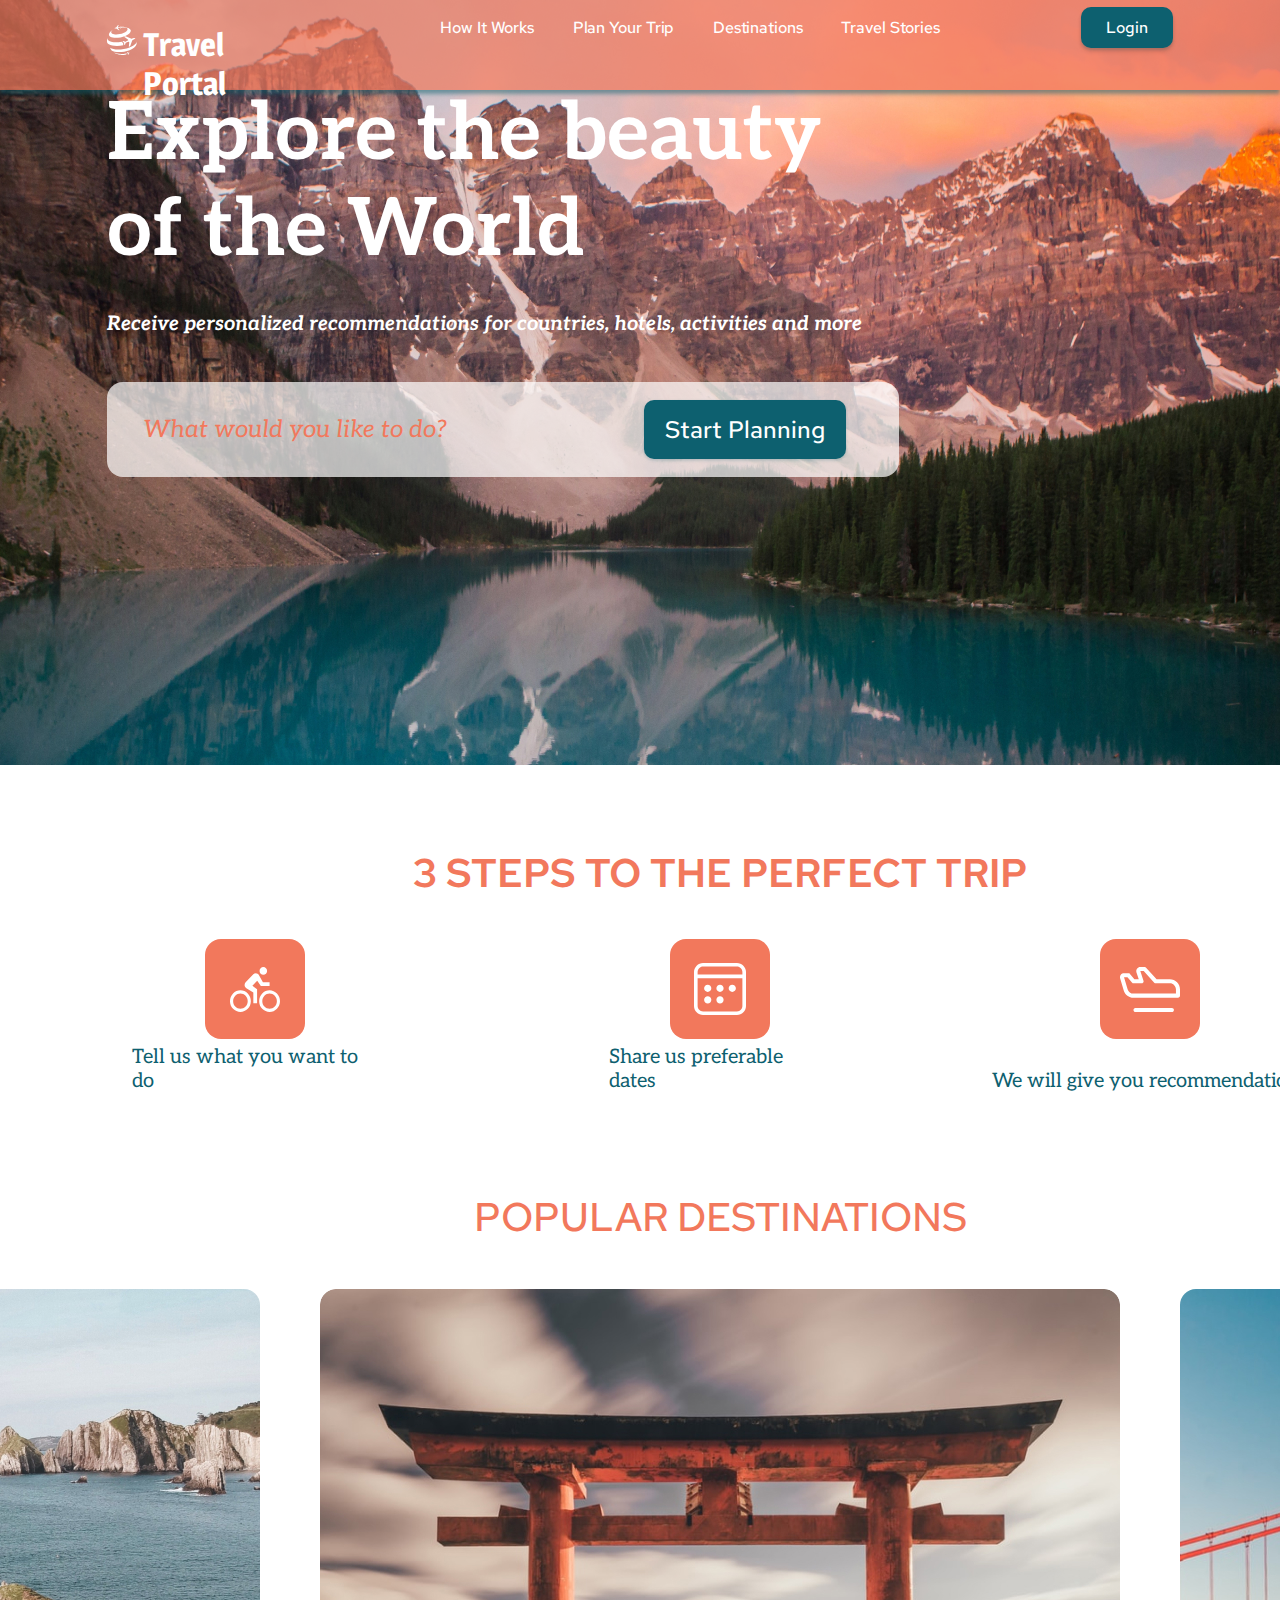
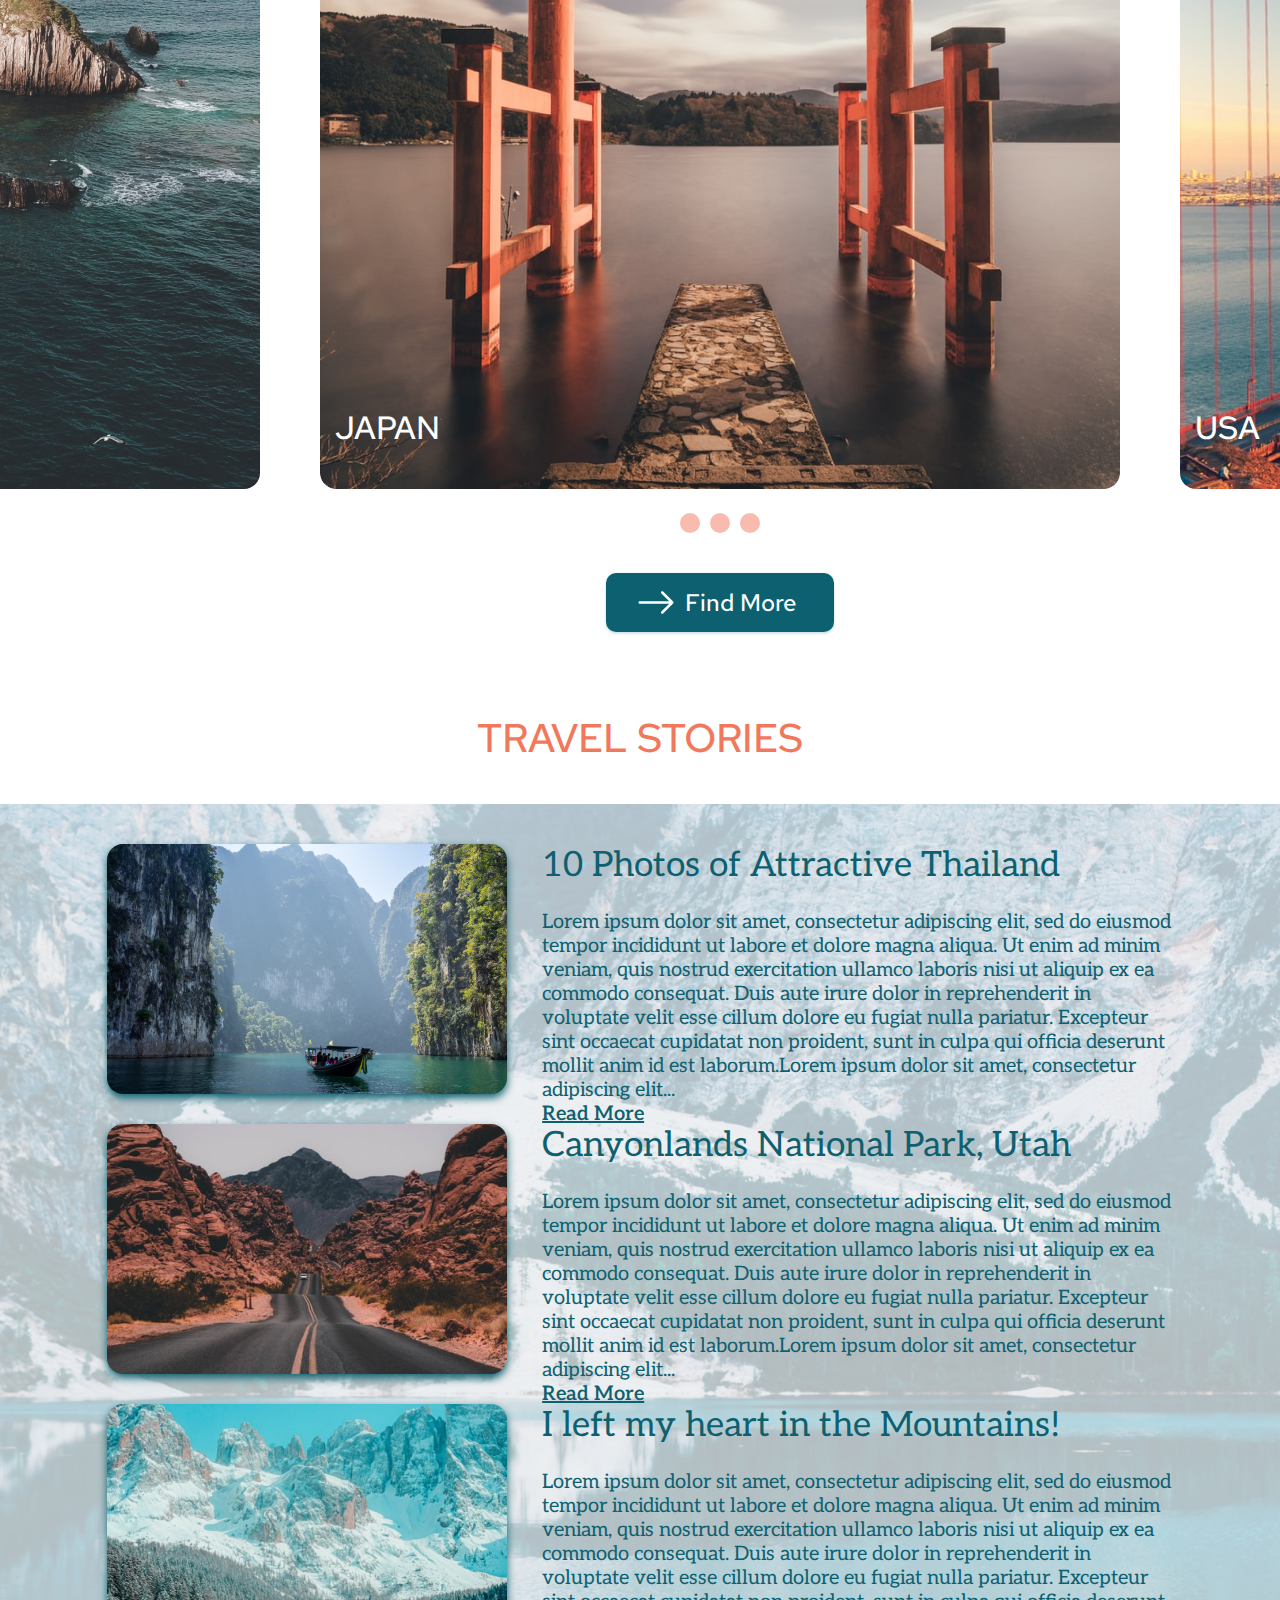
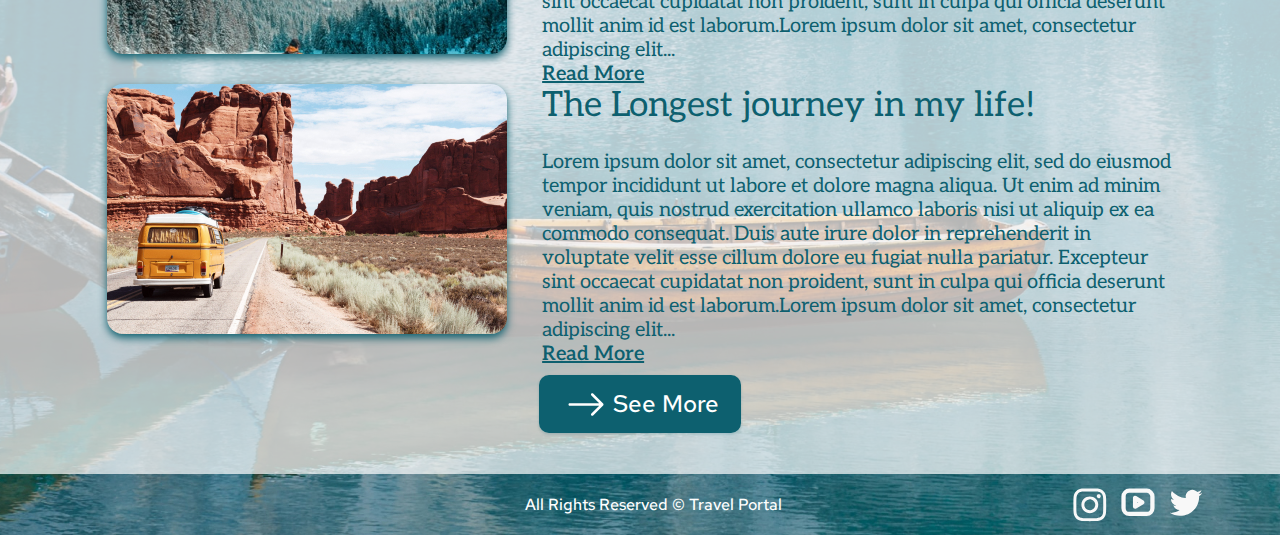
<file: index.html>
<!DOCTYPE html>
<html lang="en">
<head>
    <meta charset="UTF-8">
    <meta http-equiv="X-UA-Compatible" content="IE=edge">
    <meta name="viewport" content="width=device-width, initial-scale=1.0">

  
<link rel="preconnect" href="https://fonts.googleapis.com">
<link rel="preconnect" href="https://fonts.gstatic.com" crossorigin>
<link href="https://fonts.googleapis.com/css2?family=Aleo:ital,wght@0,300;0,400;0,700;1,300;1,400;1,700&family=Magra:wght@400;700&family=Red+Hat+Text:ital,wght@0,300;0,400;0,500;0,600;0,700;1,300;1,400;1,500;1,600;1,700&display=swap" rel="stylesheet">


 <link rel="stylesheet" href="style.css">
<title>Travel Portal</title>
    <link rel="icon" type="image/svg+xml" href="img/svg/logo.svg">
</head>
<body>
    <div class="wrapper">
    <header class="first_bckg">
        <div class="header">
            <div class="container_logo">
            <img src="img/svg/logo.svg" alt="log">
              <div class="title_name">Travel Portal</div>
            </div>
            <nav class="nav_menu">
                <ul class="nav_list">
                    <li class="nav_item"><a href="#plan">How It Works</a></li>
                    <li class="nav_item"><a href="#steps">Plan Your Trip</a></li>
                    <li class="nav_item"><a href="#destinations">Destinations</a></li>
                    <li class="nav_item"><a href="#stories">Travel Stories</a></li>
                    <li class="nav_item_burger"><a href="#">Account</a></li>
                    <li class="nav_item_burger"><a href="#media">Social Media</a></li>
                </ul>

                <div class="header_nav-close">
                    <span class="header_nav-close-line"></span>
                    <span class="header_nav-close-line"></span>
                </div>
            </nav>
            <button class="login" type="button" name="Login">Login</button>
            <div class='wrapper_burger ololo'>
                <div class='header_burger burger'>
                <div class="burger_line burger_line_first"><img src="img/svg/Vectorburger.svg" alt="log"></div>
                <div class="burger_line burger_line_second"><img src="img/svg/Vectorburger.svg" alt="log"></div>
                <div class="burger_line burger_line_third"><img src="img/svg/Vectorburger.svg" alt="log"></div>
             </div> 
        </div>
        <section class="preview">
            <h1 class="prev_title" id="plan">Explore the beauty of the&nbsp;World</h1>
            <p class="prev_subtitle">Receive personalized recommendations for countries, hotels, activities and more</p>
            <form class="planning_form" >
                <input type="search" name="q" class="form_search" placeholder="What would you like to do?">
            <input type="submit" name="submit" class="start_planning" value="Start Planning"></form>
        </section>
    </header>
    <main>
    <div class="second_bckg">
        <section class="steps">
            <h2 class="steps_title" id="steps">3 STEPS TO THE PERFECT TRIP</h2>
            <div class="steps_block">
                <div class="first_block">
                    <div class="step_container"><img class="threestepsicon" src="img/svg/Vectorbike1.svg" alt="cycling"></div>
                    <div class="step_subtitle">Tell us what you want to do</div>
                </div>
                <div class="second_block">
                    <div class="step_container"><img class="threestepsicon" src="img/svg/Vectordate1.svg" alt="calendar"></div>
                    <div class="step_subtitle">Share us preferable dates</div>
                </div>
                <div class="third_block">
                    <div class="step_container"><img class="threestepsicon" src="img/svg/Vectorplane1.svg" alt="plane"></div>
                    <div class="step_subtitle addition">We will give you recommendations</div>
                </div>
            </div>
        </section>
        <section class="destinations">
         <div class="destination_title"><h2 id="destinations">POPULAR DESTINATIONS</h2></div> 
        <div class="destination_wrapper">  
            <div class="dest_pic"><img class="location_pic" src="img/destination1.jpg" alt="Spain">
            <span class="location_title_spain">SPAIN</span></div>
            <div class="dest_pic" id="middle_pic"><img class="location_pic" src="img/destin2.jpg" alt="Japan"><span class="location_title">JAPAN</span></div>
            <div class="dest_pic"><img class="location_pic" src="img/destination3.jpg" alt="USA"><span class="location_title">USA</span></div>
        
        <div class="arrows">
            <div class="arrow_back"><img class="button_arrow" src="img/svg/Vectorarrow_1.svg" alt="arrow"></div>
            <div class="arrow_forward"><img class="button_arrow" src="img/svg/Vectorarrow_2.svg" alt="arrow"></div>
        </div>
    </div> 
        <div class="button_cont">
            <button class="dot"></button>
            <button class="dot" id="centraldot"></button>
            <button class="dot"></button>
        </div>
        <button class="find_more_button"><img class="arrow" src="img/svg/Vectorsee_more.svg" alt="arrow_icon"><span class="find_more_title">Find More</span></button>
       
        </section>
    </div>
    </main>
    <div class="bckg_wrapper"><div class="third_bckg">
        <div class="blurry_page">
            <section class="stories">
                <h2 class="story_title" id="stories">TRAVEL STORIES</h2>
                <ul class="stories_list">
                    <li class="story_block"><img class="story_pic" src="img/stories_first.jpg" alt="story road"><div class="story_text_wrapper"><h3 class="story_subtitle">10 Photos of Attractive Thailand</h3><p class="story_text">Lorem ipsum dolor sit amet, consectetur adipiscing elit, sed do eiusmod tempor incididunt ut labore et dolore magna aliqua. Ut enim ad minim veniam, quis nostrud exercitation ullamco laboris nisi ut aliquip ex ea commodo consequat. Duis aute irure dolor in reprehenderit in voluptate velit esse cillum dolore eu fugiat nulla pariatur. Excepteur sint occaecat cupidatat non proident, sunt in culpa qui officia deserunt mollit anim id est laborum.Lorem ipsum dolor sit amet, consectetur adipiscing elit... </p><a class="read_more" href="">Read More</a></div></li>
                    <li class="story_block"><img class="story_pic" src="img/nation_park.jpg" alt="story park"><div class="story_text_wrapper"><h3 class="story_subtitle">Canyonlands National Park, Utah</h3><p class="story_text">Lorem ipsum dolor sit amet, consectetur adipiscing elit, sed do eiusmod tempor incididunt ut labore et dolore magna aliqua. Ut enim ad minim veniam, quis nostrud exercitation ullamco laboris nisi ut aliquip ex ea commodo consequat. Duis aute irure dolor in reprehenderit in voluptate velit esse cillum dolore eu fugiat nulla pariatur. Excepteur sint occaecat cupidatat non proident, sunt in culpa qui officia deserunt mollit anim id est laborum.Lorem ipsum dolor sit amet, consectetur adipiscing elit... </p><a class="read_more" href="">Read More</a></div></li>
                    <li class="story_block"><img class="story_pic" src="img/mountains.jpg" alt="story mountains"><div class="story_text_wrapper"><h3 class="story_subtitle">I left my heart in the Mountains!</h3><p class="story_text">Lorem ipsum dolor sit amet, consectetur adipiscing elit, sed do eiusmod tempor incididunt ut labore et dolore magna aliqua. Ut enim ad minim veniam, quis nostrud exercitation ullamco laboris nisi ut aliquip ex ea commodo consequat. Duis aute irure dolor in reprehenderit in voluptate velit esse cillum dolore eu fugiat nulla pariatur. Excepteur sint occaecat cupidatat non proident, sunt in culpa qui officia deserunt mollit anim id est laborum.Lorem ipsum dolor sit amet, consectetur adipiscing elit... </p><a class="read_more" href="">Read More</a></div></li>
                    <li class="story_block"><img class="story_pic" src="img/truck.jpg" alt="story truck"><div class="story_text_wrapper"><h3 class="story_subtitle">The Longest journey in my life!</h3><p class="story_text">Lorem ipsum dolor sit amet, consectetur adipiscing elit, sed do eiusmod tempor incididunt ut labore et dolore magna aliqua. Ut enim ad minim veniam, quis nostrud exercitation ullamco laboris nisi ut aliquip ex ea commodo consequat. Duis aute irure dolor in reprehenderit in voluptate velit esse cillum dolore eu fugiat nulla pariatur. Excepteur sint occaecat cupidatat non proident, sunt in culpa qui officia deserunt mollit anim id est laborum.Lorem ipsum dolor sit amet, consectetur adipiscing elit... </p><a class="read_more" href="">Read More</a></div></li>
                    <li class="story_block_mobile"><img class="story_pic" src="img/Rectangle 15mobile1.jpg" alt="story road"><div class="story_text_wrapper"><h3 class="story_subtitle">10 Photos of Attractive Thailand</h3><p class="story_text">Lorem ipsum dolor sit amet, consectetur adipiscing elit, sed do eiusmod tempor incididunt ut labore et dolore magna aliqua. Ut enim ad minim veniam, quis nostrud exercitation ullamco laboris nisi ut aliquip ex ea commodo consequat. Duis aute irure dolor in reprehenderit in voluptate velit esse cillum dolore eu fugiat nulla.Lorem ipsum dolor sit a... </p><a class="read_more" href="">Read More</a></div></li>
                    <li class="story_block_mobile"><img class="story_pic" src="img/Rectangle 16mobile_2.jpg" alt="story park"><div class="story_text_wrapper"><h3 class="story_subtitle">Canyonlands National Park, Utah</h3><p class="story_text">Lorem ipsum dolor sit amet, consectetur adipiscing elit, sed do eiusmod tempor incididunt ut labore et dolore magna aliqua. Ut enim ad minim veniam, quis nostrud exercitation ullamco laboris nisi ut aliquip ex ea commodo consequat. Duis aute irure dolor in reprehenderit in voluptate velit esse cillum dolore eu fugiat nulla.Lorem ipsum dolor sit a... </p><a class="read_more" href="">Read More</a></div></li>
                    <li class="story_block_mobile"><img class="story_pic" src="img/Rectangle 27mobile_3.jpg" alt="story mountains"><div class="story_text_wrapper"><h3 class="story_subtitle">I left my heart in the Mountains!</h3><p class="story_text">Lorem ipsum dolor sit amet, consectetur adipiscing elit, sed do eiusmod tempor incididunt ut labore et dolore magna aliqua. Ut enim ad minim veniam, quis nostrud exercitation ullamco laboris nisi ut aliquip ex ea commodo consequat. Duis aute irure dolor in reprehenderit in voluptate velit esse cillum dolore eu fugiat nulla.Lorem ipsum dolor sit a... </p><a class="read_more" href="">Read More</a></div></li>
                    <li class="story_block_mobile"><img class="story_pic" src="img/Rectangle 17mobile_4.jpg" alt="story truck"><div class="story_text_wrapper"><h3 class="story_subtitle">The Longest journey in my life!</h3><p class="story_text">Lorem ipsum dolor sit amet, consectetur adipiscing elit, sed do eiusmod tempor incididunt ut labore et dolore magna aliqua. Ut enim ad minim veniam, quis nostrud exercitation ullamco laboris nisi ut aliquip ex ea commodo consequat. Duis aute irure dolor in reprehenderit in voluptate velit esse cillum dolore eu fugiat nulla.Lorem ipsum dolor sit a... </p><a class="read_more" href="">Read More</a></div></li>
                </ul>
                <button class="see_more_button"><img class="arrow" src="img/svg/Vectorsee_more.svg" alt="arrow icon"><span class="see_more_title">See More</span></button>
            </section>
        </div>
        <footer class="footer">
            <div class="footer_title">All Rights Reserved &#169; Travel Portal</div>
                <ul class="footer_block" id="media">
                    <li class="media" id="inst"><a href="https://github.com/k3ttrin" target="a_bl"><img class="media_image" src="img/svg/insta.svg" alt="instagram"></a></li>
                    <li class="media" id="you"><a href="https://rs.school/js-stage0/" target="a_bl"><img class="media_image" src="img/svg/youtube.svg" alt="youtube"></a></li>
                    <li class="media" id="twit"><a href="https://github.com/k3ttrin" target="a_bl"><img class="media_image" src="img/svg/twitter.svg" alt="twitter"></a></li>
                </ul>
        </footer>
    </div>
</div>
</div>
</body>
<script src="index.js"></script>

</html>
</file>
<file: style.css>
/*! normalize.css v8.0.1 | MIT License | github.com/necolas/normalize.css */

/* Document
   ========================================================================== */

/**
 * 1. Correct the line height in all browsers.
 * 2. Prevent adjustments of font size after orientation changes in iOS.
 */

 html {
    line-height: 1.15; /* 1 */
    -webkit-text-size-adjust: 100%; /* 2 */
    
  }
  
  /* Sections
     ========================================================================== */
  
  /**
   * Remove the margin in all browsers.
   */
  
  body {
    margin: 0;
  }
  
  /**
   * Render the `main` element consistently in IE.
   */
  
  main {
    display: block;
  }
  
  /**
   * Correct the font size and margin on `h1` elements within `section` and
   * `article` contexts in Chrome, Firefox, and Safari.
   */
  
  h1 {
    font-size: 2em;
    margin: 0.67em 0;
  }
  
  /* Grouping content
     ========================================================================== */
  
  /**
   * 1. Add the correct box sizing in Firefox.
   * 2. Show the overflow in Edge and IE.
   */
  
  hr {
    box-sizing: content-box; /* 1 */
    height: 0; /* 1 */
    overflow: visible; /* 2 */
  }
  
  /**
   * 1. Correct the inheritance and scaling of font size in all browsers.
   * 2. Correct the odd `em` font sizing in all browsers.
   */
  
  pre {
    font-family: monospace, monospace; /* 1 */
    font-size: 1em; /* 2 */
  }
  
  /* Text-level semantics
     ========================================================================== */
  
  /**
   * Remove the gray background on active links in IE 10.
   */
  
  a {
    background-color: transparent;
  }
  
  /**
   * 1. Remove the bottom border in Chrome 57-
   * 2. Add the correct text decoration in Chrome, Edge, IE, Opera, and Safari.
   */
  
  abbr[title] {
    border-bottom: none; /* 1 */
    text-decoration: underline; /* 2 */
    text-decoration: underline dotted; /* 2 */
  }
  
  /**
   * Add the correct font weight in Chrome, Edge, and Safari.
   */
  
  b,
  strong {
    font-weight: bolder;
  }
  
  /**
   * 1. Correct the inheritance and scaling of font size in all browsers.
   * 2. Correct the odd `em` font sizing in all browsers.
   */
  
  code,
  kbd,
  samp {
    font-family: monospace, monospace; /* 1 */
    font-size: 1em; /* 2 */
  }
  
  /**
   * Add the correct font size in all browsers.
   */
  
  small {
    font-size: 80%;
  }
  
  /**
   * Prevent `sub` and `sup` elements from affecting the line height in
   * all browsers.
   */
  
  sub,
  sup {
    font-size: 75%;
    line-height: 0;
    position: relative;
    vertical-align: baseline;
  }
  
  sub {
    bottom: -0.25em;
  }
  
  sup {
    top: -0.5em;
  }
  
  /* Embedded content
     ========================================================================== */
  
  /**
   * Remove the border on images inside links in IE 10.
   */
  
  img {
    border-style: none;
  }
  
  /* Forms
     ========================================================================== */
  
  /**
   * 1. Change the font styles in all browsers.
   * 2. Remove the margin in Firefox and Safari.
   */
  
  button,
  input,
  optgroup,
  select,
  textarea {
    font-family: inherit; /* 1 */
    font-size: 100%; /* 1 */
    line-height: 1.15; /* 1 */
    margin: 0; /* 2 */
  }
  
  /**
   * Show the overflow in IE.
   * 1. Show the overflow in Edge.
   */
  
  button,
  input { /* 1 */
    overflow: visible;
  }
  
  /**
   * Remove the inheritance of text transform in Edge, Firefox, and IE.
   * 1. Remove the inheritance of text transform in Firefox.
   */
  
  button,
  select { /* 1 */
    text-transform: none;
  }
  
  /**
   * Correct the inability to style clickable types in iOS and Safari.
   */
  
  button,
  [type="button"],
  [type="reset"],
  [type="submit"] {
    -webkit-appearance: button;
  }
  
  /**
   * Remove the inner border and padding in Firefox.
   */
  
  button::-moz-focus-inner,
  [type="button"]::-moz-focus-inner,
  [type="reset"]::-moz-focus-inner,
  [type="submit"]::-moz-focus-inner {
    border-style: none;
    padding: 0;
  }
  
  /**
   * Restore the focus styles unset by the previous rule.
   */
  
  button:-moz-focusring,
  [type="button"]:-moz-focusring,
  [type="reset"]:-moz-focusring,
  [type="submit"]:-moz-focusring {
    outline: 1px dotted ButtonText;
  }
  
  /**
   * Correct the padding in Firefox.
   */
  
  fieldset {
    padding: 0.35em 0.75em 0.625em;
  }

  ::-webkit-scrollbar {
    width: 0;
  }
  /**
   * 1. Correct the text wrapping in Edge and IE.
   * 2. Correct the color inheritance from `fieldset` elements in IE.
   * 3. Remove the padding so developers are not caught out when they zero out
   *    `fieldset` elements in all browsers.
   */
  
  legend {
    box-sizing: border-box; /* 1 */
    color: inherit; /* 2 */
    display: table; /* 1 */
    max-width: 100%; /* 1 */
    padding: 0; /* 3 */
    white-space: normal; /* 1 */
  }
  
  /**
   * Add the correct vertical alignment in Chrome, Firefox, and Opera.
   */
  
  progress {
    vertical-align: baseline;
  }
  
  /**
   * Remove the default vertical scrollbar in IE 10+.
   */
  
  textarea {
    overflow: auto;
  }
  
  /**
   * 1. Add the correct box sizing in IE 10.
   * 2. Remove the padding in IE 10.
   */
  
  [type="checkbox"],
  [type="radio"] {
    box-sizing: border-box; /* 1 */
    padding: 0; /* 2 */
  }
  
  /**
   * Correct the cursor style of increment and decrement buttons in Chrome.
   */
  
  [type="number"]::-webkit-inner-spin-button,
  [type="number"]::-webkit-outer-spin-button {
    height: auto;
  }
  
  /**
   * 1. Correct the odd appearance in Chrome and Safari.
   * 2. Correct the outline style in Safari.
   */
  
  [type="search"] {
    -webkit-appearance: textfield; /* 1 */
    outline-offset: -2px; /* 2 */
  }
  
  /**
   * Remove the inner padding in Chrome and Safari on macOS.
   */
  
  [type="search"]::-webkit-search-decoration {
    -webkit-appearance: none;
  }
  
  /**
   * 1. Correct the inability to style clickable types in iOS and Safari.
   * 2. Change font properties to `inherit` in Safari.
   */
  
  ::-webkit-file-upload-button {
    -webkit-appearance: button; /* 1 */
    font: inherit; /* 2 */
  }
  
  /* Interactive
     ========================================================================== */
  
  /*
   * Add the correct display in Edge, IE 10+, and Firefox.
   */
  
  details {
    display: block;
  }
  
  /*
   * Add the correct display in all browsers.
   */
  
  summary {
    display: list-item;
  }
  
  /* Misc
     ========================================================================== */
  
  /**
   * Add the correct display in IE 10+.
   */
  
  template {
    display: none;
  }
  
  /**
   * Add the correct display in IE 10.
   */
  
  [hidden] {
    display: none;
  }

  
  
  html {
    scroll-behavior: smooth;
    
    }
    body{
      max-width:1440px;
      margin:0 auto;
    }
    
    .wrapper {
     display: flex; 
    flex-direction: column;
    justify-content:center;
     max-height: 3735px;
     margin: auto;
     }
    
    .first_bckg {background-image: url(img/bg1.jpg);flex-direction: column;height: 765px;display: flex;justify-content: flex-start;background-color: #464646;background-position: center center;background-repeat: no-repeat;background-size: cover;}
    
    .header {
     max-width: 1440px;
        height: 90px;
        background-color: #F2785CB2;
        box-shadow: 0px 4px 4px rgba(13, 96, 111, 0.5);
        display: flex;
        flex-direction: row;
        flex-wrap: wrap;
        justify-content: flex-start;
    }
    
    .wrapper_burger {
      display: flex;
      flex-direction: column;
      position: relative;
      align-self:center;
    }
    .header_burger {
      display: none;
    
    }
    .burger_line {
      display: flex;
      flex-direction: column;
      margin-bottom: 4px;
      
    }
    
    .container_logo {
      display: flex;
      flex-direction: row;  
      margin-top: 25px;
      margin-left: 8.35%;
      width: 14.9%;
      height: 30px;
    }
    
    
    .title_name {
        font-family: 'Magra';
        font-style: normal;
        font-weight: 600;
        font-size: 32px;
        line-height: 39px;
        color: white;
        margin: auto 0; 
        margin-left: 3.4%;
    }
    
    .nav_menu {  
        display: flex;
        align-self: center; 
        justify-content: flex-start; 
        align-items: center;
        width: 37.6%;
        height: 21px;
        margin-left: 11.14%;
       
    }
    
    .nav_list {
        display: flex;
        flex-direction: row;
        word-wrap:initial;
        justify-content: stretch;
        width: 100%; 
        padding: 0;
        margin: 0;
    }
    .nav_list a:hover{ color:#0D606F;
    }
        
    
    .nav_list a {
      text-decoration:none;
      color: white;
    }
    
    .nav_item, .nav_item_burger {
        font-family: 'Red Hat Text';
        font-style: normal;
        font-weight: 500;
        font-size: 16px;
        width: 150px;
        margin: 0;
        display: flex;
        color: white;
        line-height: 21px;
        letter-spacing: -.09px;
        padding-right: 8%;
        white-space: nowrap;
    }
    .nav_item_burger{ 
      display:none;
      }
    
    .login { 
        font-family: 'Red Hat Text';
        cursor: pointer;
        text-align: center;
        font-style: normal;
        font-weight: 500;
        font-size: 16px;
        line-height: 21px;
        background-color: #0D606F;
        color: white;
        height: 41px;
        width: 7.15%;
        align-self: center;
        margin-left: 12.5%;
        border:none;
        box-shadow: 0px 4px 4px rgba(0, 0, 0, 0.1), 0px 2px 3px rgba(17, 97, 113, 0.2);
        border-radius: 10px;
    }
    
    .login:hover {
        background-color: rgb(19, 48, 54); 
        color: white;
        border: 5px #0D606F;
    }
    
    .login:active {
      color: rgb(51,51,51);
      border: 1px solid rgb(204,204,204);
      background: rgb(209, 220, 223) linear-gradient(rgb(238,238,238), rgb(224,224,224));
      /* box-shadow: 0 1px 2px rgba(0,0,0,.1) inset; */
    }
    
    .preview {
        display: flex;
        flex-direction: column;
        position: relative;
        width: 61.94%;
        height: 422px;
        top: 32px;
        left: 8.33%;
        
    }
    
    .prev_title {
        font-family: "Aleo";
        font-style: normal;
        font-weight: 700;
        font-size: 80px;
        line-height: 96px;
        margin: 0 0 33.2px;
        color: white;
    }
    
    .prev_subtitle {
        font-family: "Aleo";
        font-style: oblique;
        font-weight: 700;
        font-size: 20px;
        line-height: 24px;
        margin: 0;
        margin-bottom: 46px;
        color: white;
    }
    .planning_form {  
        display: flex;
        background: rgba(255, 255, 255, 0.7);
        border: none;
        border-radius: 16px;
        width: 100%;
        height: 95px;
        padding: 0;
      
    }
    
    .form_search {
        border: none;
        padding-left: 4.6%;
        color: #F2785C;
        font-size: 24px; 
        width:62.7%;
        font-family: 'Aleo';
        font-style: italic;
        background-color: #ffffff00;
    }
    
    input[type="search"].form_search::-webkit-input-placeholder {
        font-family: 'Aleo';
        font-style: italic;
        color: #F2785C;
        font-size: 24px;
    
    }
    
    input[type="search"]:focus {  
    font-size: 44px;
      border: none;
      outline:none;
    
    }
    input::-webkit-input-placeholder       
    {opacity: 1; transition: opacity 0.4s ease;}
    input:focus::-webkit-input-placeholder 
    {opacity: 0; transition: opacity 0.4s ease;}
    
    input::-webkit-search-cancel-button {
        appearance: none;
      }
    
    .start_planning { 
        font-family: 'Red Hat Text';
        font-style: normal;
        font-weight: 500;
        font-size: 24px;
        line-height: 32px;
        width: 25.56%;
        height: 59px;
        align-self: center;
        background: #0D606F;
        border: none;
        box-shadow: 0px 0px 3px rgba(13, 96, 111, 0.08), 0px 2px 3px rgba(13, 96, 111, 0.16);
        border-radius: 10px;
        position: relative;
        left: 5.04%;
        color: white;
    
    }
    .searchsubmit:active, .findmorebutton:active, .seemorebutton:active {
        box-shadow: 0 1px 2px rgba(0,0,0,.1) inset;
        opacity: 0.7;
        color: rgb(204,204,205);
        border: 1px solid rgb(204,204,205);
       
    }
    .start_planning:hover, .find_more_button:hover, .see_more_button:hover {
        transform: scale(1.05);
    }
    
    
    
    .second_bckg {
    display: flex;
    flex-direction: column;
    justify-content:flex-start;
    background-color: white;
    width: 1440px;
    height: 1639px;  
    }
    
    .steps {
        display: flex;
        flex-direction: column;
        justify-content: space-between;
        width: 81.736%;
        height: 247px;
        margin: 0 auto;
        margin-top: 81px;
    }
    
    .steps_title {
    padding: 0;
    margin: 0;
    font-family: 'Red Hat Text';
    font-style: normal;
    font-weight: 600;
    font-size: 40px;
    line-height: 53px;
    color: #F2785C;
    text-align: center;
    }
    
    .steps_block {
        display: flex;
        flex-direction: row;
        justify-content: space-between;
        width: 100%;
        height: 154px;
        }
    
    .first_block {
        display: flex;
        flex-direction: column;
        justify-content: space-between;
        width: 20.99%;
        height: 154px;
    }
    
    .second_block {
        display: flex;
        flex-direction: column;
        justify-content: space-between;
        position: relative;
        width: 18.86%;
        height: 154px;
        left: 3%;
    }
    
    .third_block {
        display: flex;
        flex-direction: column;
        justify-content: space-between;
        width: 26.93%;
        height: 154px;
    }
    
    .step_container {
        display: flex;
        align-items: center;
        justify-content: center;
        width: 100px;
        height: 100px;
        align-self: center;
        background-color: #F2785C;
        border-radius: 16px;
    }
    
    .step_subtitle {
        color: #0D606F;
        position: relative;
        font-family: 'Aleo';
        font-style: normal;
        font-weight: 400;
        font-size: 20px;
        line-height: 24px;
    }
    
    .destination_title h2{
        font-family: 'Red Hat Text';
        font-style: normal;
        font-weight: 500;
        font-size: 40px;
        line-height: 53px;  
        text-align: center;
        color: #F2785C;
        margin-top: 97px;
        margin-bottom: 46px;
        padding: 0;   
    }
    
    .destination_wrapper { 
        display: inline-flex;
        flex-direction: row;
        justify-content: center;
        width: 100%;
        height: 800px;
        overflow: hidden;
        margin: 0;
    }
    
    .destin_pic {    
        flex-shrink: 0;
        width: 55.56%;
        height: 800px;
    }
    
    #middle_pic {
        margin:0 60px;
    }
    
    .location_pic {
        border-radius: 16px;
    }
    
    .location_title {
    color: #FFFFFF;
    margin-left: 15px;
    position: relative;
    font-family: 'Red Hat Text';
    font-style: normal;
    font-weight: 500;
    font-size: 32px;
    line-height: 42px;
    top: -86.5px;
    }
    
    .button_cont {
      height: 20px;
      width: 80px;   
      display: flex;
      flex-direction: row;
      justify-content: space-between;
      margin-top: 20px;
       margin-left: auto;
      margin-right: auto;
  }
  
  .dot {
  background: rgba(242, 120, 92, 0.5);
  flex-grow: 0;
  width: 20px;
  height: 20px;
  border: none;
  border-radius: 50%;
  }
  
    .dot:hover {
        transform: scale(1.1);
    }
    
    .dot:focus{
        background: #F2785C;
    }
    
    .find_more_button { 
        display: flex;
        flex-direction: row;
        justify-content: flex-start;   
        border: none;
        border-radius: 10px;
        margin: 40px auto 0 auto;
        width: 15.83%;
        height: 59px;
        background: #0D606F;
        box-shadow: 0px 0px 3px rgba(13, 96, 111, 0.08), 0px 2px 3px rgba(13, 96, 111, 0.16); 
    }
    .arrows{
      display:none;
    }
    .arrow {
        align-self: center;
        margin-left: 12%;
    }
    
    .find_more_title, .see_more_title {
        
        font-family: 'Red Hat Text';
        font-style: normal;
        font-weight: 500;
        font-size: 24px;
        color: white;
        margin-left: 5%;
        line-height: 32px;
        align-self: center;
    }
    
    .third_bckg {
    background-image: url(img/bckg.jpg);
    background-position: center center;
    background-repeat: no-repeat; 
    background-size: cover; 
    display: flex;
    flex-direction: column;
    background-color: #464646;
    max-width: 1440px;
    height: 1331px;
    box-sizing: border-box;
    }
    
    .blurry_page {
        flex-direction: row;
        justify-content: center;
        align-items: flex-end;
        width: 100%;
        height: 1270px;
        background-repeat: repeat; 
        background-size: cover;
        background-color: rgba(255, 255, 255, 0.7);
        display: flex;
        overflow: visible;
    }
    
    .stories {
        display: flex;
        flex-direction: column;
        justify-content: flex-start;
        align-items: center;
        width: 83.34%;
        height: 1322px;
        margin-bottom: 41px;
    }
    
    .story_title {
        font-family: 'Red Hat Text';
        font-style: normal;
        font-weight: 500;
        margin: 0;
        margin-bottom: 80px;
        font-size: 40px;
        line-height: 53px;
        color: #F2785C;
    }
    
    .stories_list { 
        display: flex;
        flex-direction: column; 
        justify-content: flex-start;
        margin: 0;
        padding: 0;
        width: 100%;
        height: inherit;
       
    }
    
    .story_block {
        display: flex;
        flex-direction: row;
        margin: 0;
        padding-bottom: 30px;
        width: 100%;
        height: 250px;
        
    }

    .story_block_mobile {
      display:none;
    }
    
    .story_pic {
        filter: drop-shadow(0px 4px 4px #0D606F);
        border-radius: 16px;
    }
    
    .story_text_wrapper {
        align-self: flex-start;
        margin-left: 3.33%;
    }
    
    .story_subtitle { 
        line-height: 42px;
        color: #0D606F;
        margin: 0;
        font-family: 'Aleo';
        font-style: normal;
        font-weight: 400;
        font-size: 35px;
    
    }
    
    .story_text {
    font-family: 'Aleo';
    font-style: normal;
    font-weight: 400;
    font-size: 20px;  
    margin: 0; 
    padding-top: 24px;
    line-height: 24px;
    color: #0D606F;
    }
    
    .read_more {
        font-family: 'Aleo';
        font-style: normal;
        font-weight: 600;
        font-size: 20px;
        line-height: 24px;
        color: #0D606F; 
    }
    
    .read_more:hover {
        opacity: 0.8;
    }
    
    .see_more_button {
        display: flex;
        flex-direction: row;
        justify-content: flex-start; 
        border: none;
        border-radius: 10px;
        margin: 0 auto;
        width: 18.98%;
        height: 67px;
        background: #0D606F;
        box-shadow: 0px 0px 3px rgba(13, 96, 111, 0.08), 0px 2px 3px rgba(13, 96, 111, 0.16);   
    }
    
    
    .footer {
        display: flex;
        flex-direction: row;
        align-self: flex-end; 
        width: 50.6%;
        height: 33.65px; 
        justify-content: flex-start; 
        position: relative;
        top: 14px;
        right: 8.4%;
       
    }
    
    .footer_title {
        font-family: Red Hat Text;
        font-style: normal;
        font-weight: 500;
        font-size: 16px;
        width: 260px;
        align-self: center;
        color: white;
        line-height: 21px;
        white-space: nowrap;
    }
    
    .footer_block {
        display: flex;
        justify-self: space-between; 
        flex-direction: row;
        margin: auto 0;
        padding: 0;
        margin-left: 45%; 
        width: 19.23%;
        height: 33.65px;
    }
    
    .media {
        margin: auto 0;
        display: flex;
        padding-right: 14.28%;
    }
    
    .media_image {
        margin: auto 0;
        align-self: center;
        width: 33.65px;
        height: auto;
        
    }
    
    #inst, #you, #twit {
        transition: 0.5s;
    }
    
    #inst:hover, #you:hover, #twit:hover {
        opacity: 0.5;
        transform: scale(0.9);
    }
    
    
     
        
   /* Media Start*/
   @media screen and (max-width:390px) {
    @font-face {
      font-family: 'Aleo';
      font-style: normal;
      font-weight: 400;
      src: local('./fonts/aleo-v11-latin-regular.woff2'),
           url('./fonts/aleo-v11-latin-regular.woff2') format('woff2'), /* Chrome 26+, Opera 23+, Firefox 39+ */
           url('./fonts/aleo-v11-latin-regular.woff') format('woff'); /* Chrome 6+, Firefox 3.6+, IE 9+, Safari 5.1+ */
    }
    /* aleo-italic - latin */
    @font-face {
      font-family: 'Aleo';
      font-style: italic;
      font-weight: 400;
      src: local('./fonts/aleo-v11-latin-italic.woff2'),
           url('./fonts/aleo-v11-latin-italic.woff2') format('woff2'), /* Chrome 26+, Opera 23+, Firefox 39+ */
           url('./fonts/aleo-v11-latin-italic.woff') format('woff'); /* Chrome 6+, Firefox 3.6+, IE 9+, Safari 5.1+ */
    }


    .wrapper{
  width:390px;
  margin:0 auto;
  display:block;
  justify-content:center;
}
body{
  width:390px;
  scroll-behavior: smooth;
  
}
::-webkit-scrollbar {
  width: 0;
}

.first_bckg {background-image: url(img/bg1.jpg);
flex-direction: column;
height: 251px;
max-width: 390px;
display: flex;
justify-content: flex-start;
background-color: #464646;
background-position: center center;
background-repeat: no-repeat;
background-size: cover;}

.container_logo {
display: flex;
flex-direction: row;  
margin-top: 45px;
margin-left: 3.5%;
width: 7%;
height: 30px;
}

.header_burger {
display:block;
cursor:pointer;
  position:relative;
}
.wrapper_burger{
display:block;
position: absolute;
margin-top: 8%; 
margin-left: 87%;
}
    
.nav_menu{
display: block;
justify-content:flex-end;
flex-direction: column;
position:fixed;
width:41%;
top:0;
right:4%;
height:250px;
background-color: #F2785C;
z-index: 10;  
padding-right:2px;
border-radius:10px;
margin:0;
text-align:end;
align-self:flex-end;
justify-self:flex-end;
transform:translateX(100%);
transition: .2s all linear;
    }

  .nav_menu_active {
      transform: translateX(0);
    }
    .nav_list   {
    position: relative;
    margin:0;
    display:block;
    justify-self: flex-end;
    text-align:right;
      margin-top:34px;
       text-align:end;
      align-self:flex-end;
      justify-self:flex-end;
    /* width:100%; */
    }
    
    .login,.title_name,.prev_subtitle,h1 {display:none;}
    .header {background-color:rgba(0, 0, 0, 0);
    box-shadow: 0 0 0 rgba(0, 0, 0, 0);}
    
    .nav_item {
      font-family: 'Red Hat Text';
      font-style: normal;
      font-weight: 500;
      font-size: 16px;
      margin: 0;
      padding:0px;
      display: flex;
      color: #FFFFFF;
      line-height: 21px;
      letter-spacing: -.09px;
      white-space: nowrap;
      text-align:end;
      align-self:flex-end;
      position:relative;
      justify-content:flex-end;
      margin-bottom:10px;
    
    }
    .header_nav-close {
      width:15.5px;
      height:15.5px;
      position: absolute;
      top: 15px;
      left:15px;
      z-index: 11;
    }

  .header_nav-close-line{
    display:block;
    height:2px;
    width: 100%;
    background-color: #FFFFFF;
    position: absolute;
    top:50%;
  }
  .header_nav-close-line:first-child {
    transform:translateY(-50%) rotate(45deg);
  }
  .header_nav-close-line:last-child {
    transform:translateY(-50%) rotate(-45deg);
  }
  
  .preview {
    display: flex;
    flex-direction: column;
    position: absolute;
    left:15px;
    margin: auto 0;
    margin-top:29.5%;
    width: 92%;
    height: 422px;
    top: 27px;
    justify-self:center;
    
  }
  .planning_form {  
    display: flex;
    justify-self: center;
    background: rgba(255, 255, 255, 0.7);
    border: none;
    border-radius: 16px;
    width: 96%;
  position: relative;
  width:100%;
    height: 48px;
    padding: 0;
    margin-right: 0;
}

.form_search {
  font-family: 'Aleo';
  font-style: italic;
  background-color: #ffffff00;
  border: none;
  padding-left: 4.6%;
  color: #F2785C;
  font-size: 14px;
  line-height: 17px;
  font-weight:400;
  width: 67%; 
}
input[type="search"].form_search::-webkit-input-placeholder {
  font-family: 'Aleo';
  font-style: italic;
  color: #F2785C;
  font-size: 14px;

}

input[type="search"]:focus {  
font-size: 14px;
border: none;
outline:none;

}

.start_planning { 
font-family: 'Red Hat Text';
font-style: normal;
font-weight: 500;
font-size: 11px;
line-height: 29px;
height: 30px;
align-self: center;
background: #0D606F;
border: none;
box-shadow: 0px 0px 3px rgba(13, 96, 111, 0.08), 0px 2px 3px rgba(13, 96, 111, 0.16);
border-radius: 10px;
position: relative;
margin:0;
color: white;

}
.nav_item_burger {display:block;
flex-direction: column;
margin-bottom:10px;
  }


  .steps {
    display: flex;
    flex-direction: column;
    justify-content: space-between;
    width: 390px;
    height: 153px;
    margin: 0 ;
    margin-top: 20px;
}

.steps_title {
padding: 0;
margin: 0;
margin-bottom:20px;
font-family: 'Red Hat Text';
font-style: normal;
font-weight: 500;
font-size: 14px;
line-height: 19px;
color: #F2785C;
text-align: center;
}

.steps_block {
    display: flex;
    flex-direction: row;
    justify-content: space-between;
    width: 100%;
    height: 154px;
    }

.first_block {
    display: flex;
    flex-direction: column;
    justify-content: space-between;
  margin-left:3%;
    width: 19%;
    height: 113px;
}

.second_block {
    display: flex;
    flex-direction: column;
    justify-content: space-between;
    position: relative;
    width: 28.46%;
    height: 101px;
    left: 1.7%;
}

.third_block {
    display: flex;
    flex-direction: column;
    justify-content: space-between;
  align-items:flex-end;
    width: 26%;
    height: 113px;
}

.step_container {
    display: flex;
    align-items: center;
    justify-content: center;
    width: 70px;
    height: 70px;
    align-self: center;
    background-color: #F2785C;
    border-radius: 16px;
}

.step_subtitle {
    color: #0D606F;
    position: relative;
    font-family: 'Aleo';
    font-style: normal;
    font-weight: 400;
    font-size: 10px;
    line-height: 12px;
}

.addition {
    text-align: end;
    padding-right:17px;
  }
.threestepsicon {
  width:50%;
}
.destinations {
  display:block;
  width:390px;
  position:relative;
}
.destination_title h2{
font-family: 'Red Hat Text';
font-style: normal;
font-weight: 500;
font-size: 14px;
line-height: 19px;  
text-align: center;
color: #F2785C;
margin-top: 20px;
margin-bottom: 20px;
padding: 0;   
}

.destination_wrapper { 
  display: block;
  justify-content: center;
  width: 92.3%;
  overflow: hidden;
  margin: 0;
  background-image: url(img/mobile_spain.jpg);
  flex-direction: column;
  height: 210px;
  margin-left:15px;
  border-radius: 16px;
  display: flex;
  justify-content: flex-start;
  background-color: #464646;
  background-position: center center;
  background-repeat: no-repeat;
  background-size: cover;
  }
  
  .destin_pic {    
  flex-shrink: 0;
  width: 55.5%;
  height: 800px;
  }
  
  #middle_pic {
  margin:0 60px;
  }
  
  .location_pic {
  display:none;
  border-radius: 16px;
  }
  
  .location_title {
    display:none;
    }
    
    .location_title_spain{
    color: #FFFFFF;
    margin-left: 15px;
    position: relative;
    font-family: 'Red Hat Text';
    font-style: normal;
    font-weight: 500;
    font-size: 20px;
    line-height: 26px;
    top: 26%;
    }
    
    .dot {
      background: rgba(242, 120, 92, 0.5);
      flex-grow: 0;
      width: 8px;
      height: 8px;
      border: none;
      margin-right:1px;
      border-radius: 50%;
      }
      .button_cont {
      height: 8px;
      width: 30px;   
      display: flex;
      flex-direction: row;
      justify-content: space-between;
      position:absolute;
      bottom:22%;
      left:45%;
      }
    
    
    .dot:hover {
    transform: scale(1.1);
    }
    
    .dot:focus{
    background: #F2785C;
    }
    
    .find_more_button { 
    display: flex;
    flex-direction: row;
    justify-content: flex-start;
    border: none;
    border-radius: 10px;
    margin: 10px 0 20px 0;
    margin-left:148px;
    width: 23.5%;
    height: 30px;
    background: #0D606F;
    box-shadow: 0px 0px 3px rgba(13, 96, 111, 0.08), 0px 2px 3px rgba(13, 96, 111, 0.16); 
    }
    
    .arrows {
      display: flex;
      flex-direction: row;
      position: relative;
      justify-content:space-between;
      width:93.7%;
      height:160px;
      align-items:center;
      margin-left:11px;
      
    }
    .arrow_back {
      display:block;
      position: relative;
      cursor:pointer;
     
    }
    .arrow_forward {
      display:block;
      position: relative;
      cursor:pointer;
    }

    .arrow {
    align-self: center;
    margin-left: 9%;
      width:10%
    }
    
    .find_more_title, .see_more_title {
    
    font-family: 'Red Hat Text';
    font-style: normal;
    font-weight: 500;
    font-size: 11px;
    color: white;
    margin-left: 8.5%;
    line-height: 15px;
    align-self: center;
    }
   

 
   
     
      
    .second_bckg {
      display: flex;
      flex-direction: column;
      justify-content:flex-start;
      background-color: white;
      width: 390px;
      height: 531px;  
      }



   .third_bckg {
    background-image: url(img/bckg.jpg);
    background-position:center center;
    background-repeat: no-repeat; 
    background-size:100% 100%; 
    display: flex;
    flex-direction: column;
    background-color: #464646;
    min-width: 390px;
    height: 693px;
    box-sizing: border-box;
    }
    


    .blurry_page {
        flex-direction: row;
        justify-content: center;
        align-items: flex-end;
        width: 390px;
        height: 628px;
        background-repeat: repeat; 
        background-size: cover;
        background-color: rgba(255, 255, 255, 0.7);
        display: flex;
        overflow: visible;
    }
    
    .stories {
        display: flex;
        flex-direction: column;
        justify-content: flex-start;
        align-items: center;
        width: 92.3%;
        height: 690px;
        margin-bottom:10px;
    }


    
    .story_title {
        font-family: 'Red Hat Text';
        font-style: normal;
        font-weight: 500;
        margin-top: 45px;
      margin-bottom:20px;
        font-size: 14px;
        line-height: 19px;
        color: #F2785C;
    }
    
    .stories_list { 
        display: flex;
        flex-direction: column; 
        justify-content: flex-start;
        margin: 0;
        padding: 0;
        width: 100%;
        height: inherit;
    }

     .story_block {
      display:none;
     }
    .story_block_mobile {
        display: flex;
        flex-direction: row;
        padding-bottom: px;
        width: 390px;
        height: 130px;
      margin-bottom:15px;
        
    }
     .story_block_mobile:first-child {
       margin-top:50px;
     }
    .story_block_mobile:last-child{
      margin-bottom:6px;
    }
    
    .story_pic {
        filter: drop-shadow(0px 4px 4px #0D606F);
        border-radius: 16px;
        width:155px;
        height:130px;
        
    }
    
    .story_text_wrapper {
        align-self: flex-start;
        margin-left: 2.77%;
    }
    
    .story_subtitle { 
      line-height: 13px;
      color: #0D606F;
      margin: 0;
      font-family: 'Aleo';
      font-style: normal;
      font-weight: 700;
      font-size: 11px;
      margin-top:5px;
    }
    
    .story_text {
    font-family: 'Aleo';
    font-style: normal;
    font-weight: 400;
    font-size: 9px;  
    margin: 0; 
      
    padding-top: 10px;
    line-height: 10.8px;
    color: #0D606F;
      width:195px;
      height:88px;
      display:block;
      overflow:hidden;
    }
    
    .read_more {
        font-family: 'Aleo';
        font-style: normal;
        font-weight: 600;
        font-size: 9px;
        line-height: 10.8px;
        color: #0D606F;
      vertical-align:top;
    }
    
    .read_more:hover {
        opacity: 0.8;
    }
    
    .see_more_button {
        display: flex;
        flex-direction: row;
        justify-content: flex-start; 
        border: none;
        border-radius: 10px;
        margin: 0 auto;
        width: 25%;
        background: #0D606F;
        box-shadow: 0px 0px 3px rgba(13, 96, 111, 0.08), 0px 2px 3px rgba(13, 96, 111, 0.16);   
    }
    
    



    .footer {
    
      display: flex;
      
      flex-direction: row;
      align-self: flex-end; 
      align-self: flex-start; 
      width: 50.6%;
      height:33.65px; 
      justify-content: center; 
      position: relative;
      top: 14px;
      right: 8.4%;
     
  }
  
  .footer_title {
    display:none;
      font-family: Red Hat Text;
      font-style: normal;
      font-weight: 500;
      font-size: 16px;
      width: 260px;
      align-self: center;
      color: white;
      line-height: 21px;
      white-space: nowrap;
  }
  
  .footer_block {
      display: flex;
      justify-self: space-between; 
      flex-direction: row;
      margin: auto 0;
      padding: 0;
      margin-left: 75%; 
      height: 33.65px;
  }
  
  .media {
      margin: auto 0;
      display: flex;
    align-self:flex-end;
      padding: 0 26%;
  }
  
  .media_image {
      margin: auto 0;
      
      width: 33.65px;
      height: auto;
      
  }
  
  #inst, #you, #twit {
      transition: 0.5s;
  }
  
  #inst:hover, #you:hover, #twit:hover {
      opacity: 0.5;
      transform: scale(0.9);
  }
    
  }

  /* @media screen and (max-width:1440px) {
   
    ::-webkit-scrollbar {
      width: 0;
    }
    } */
</file>
